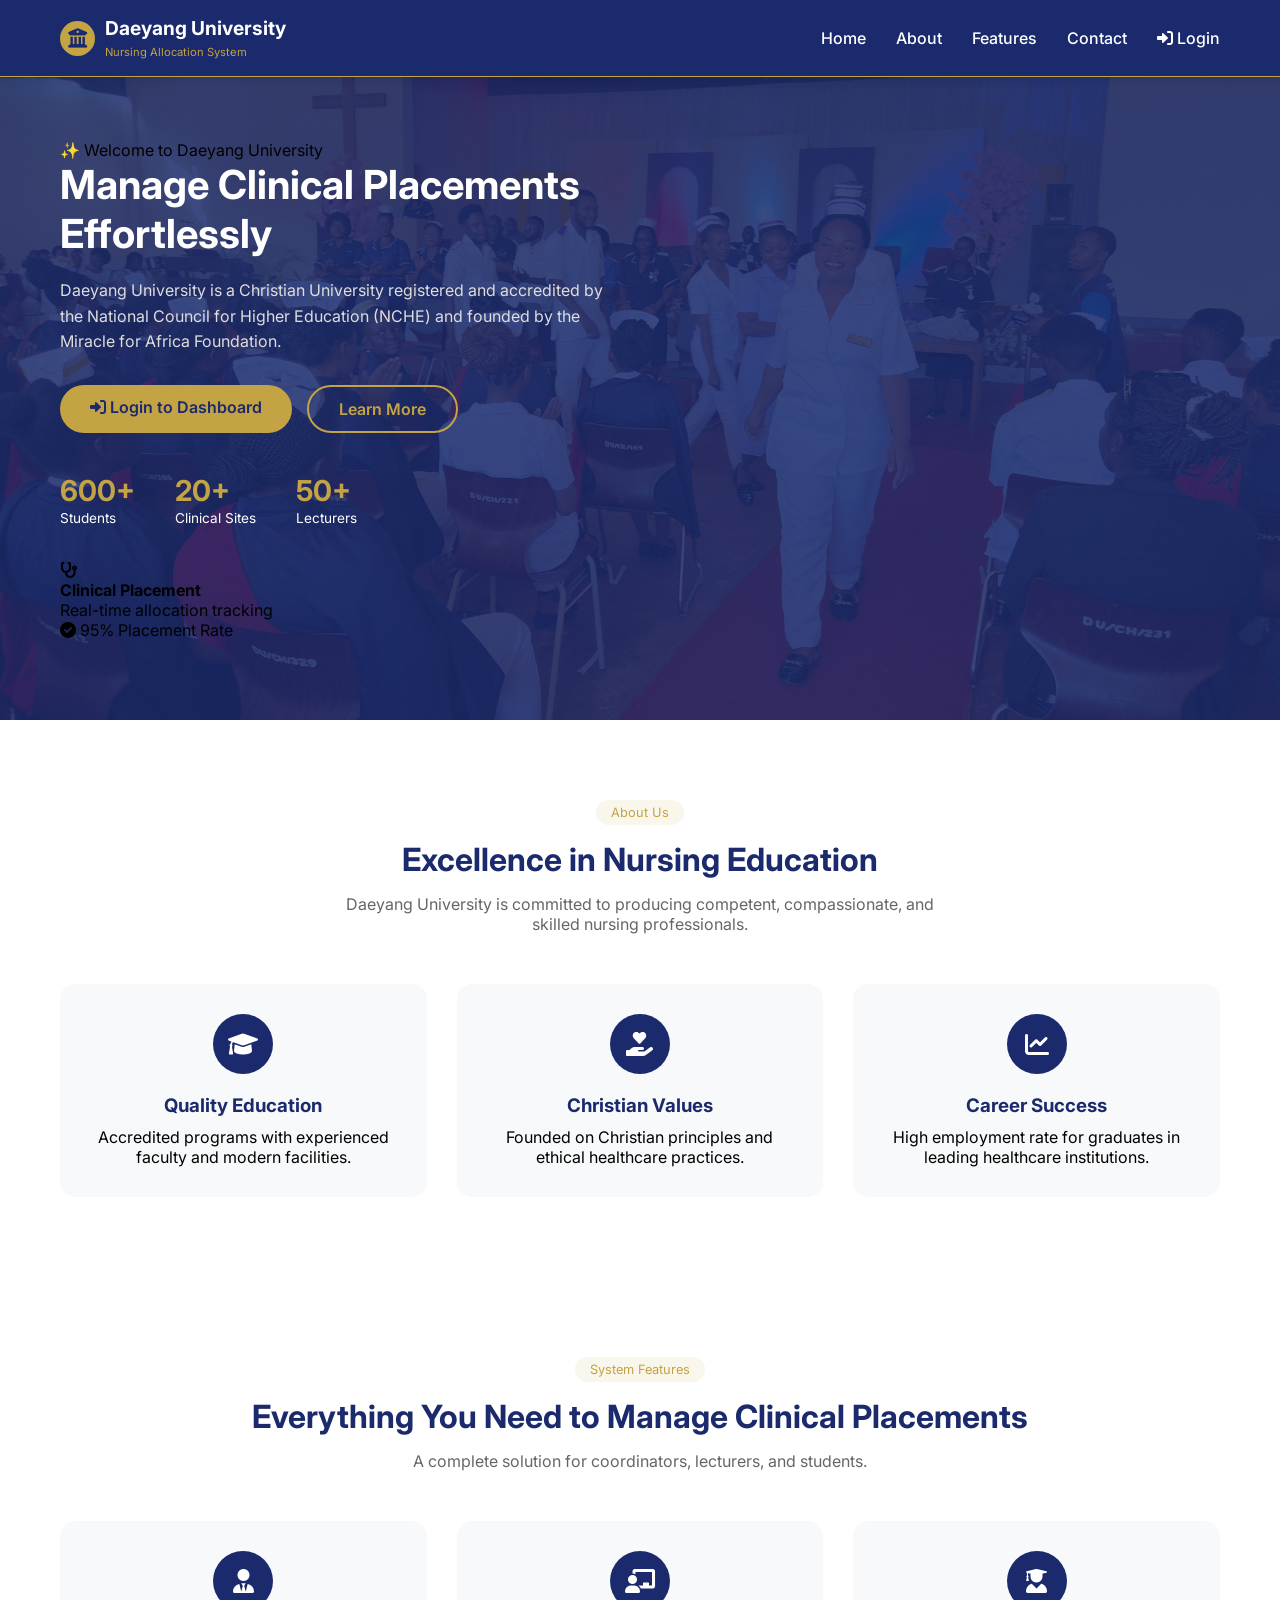
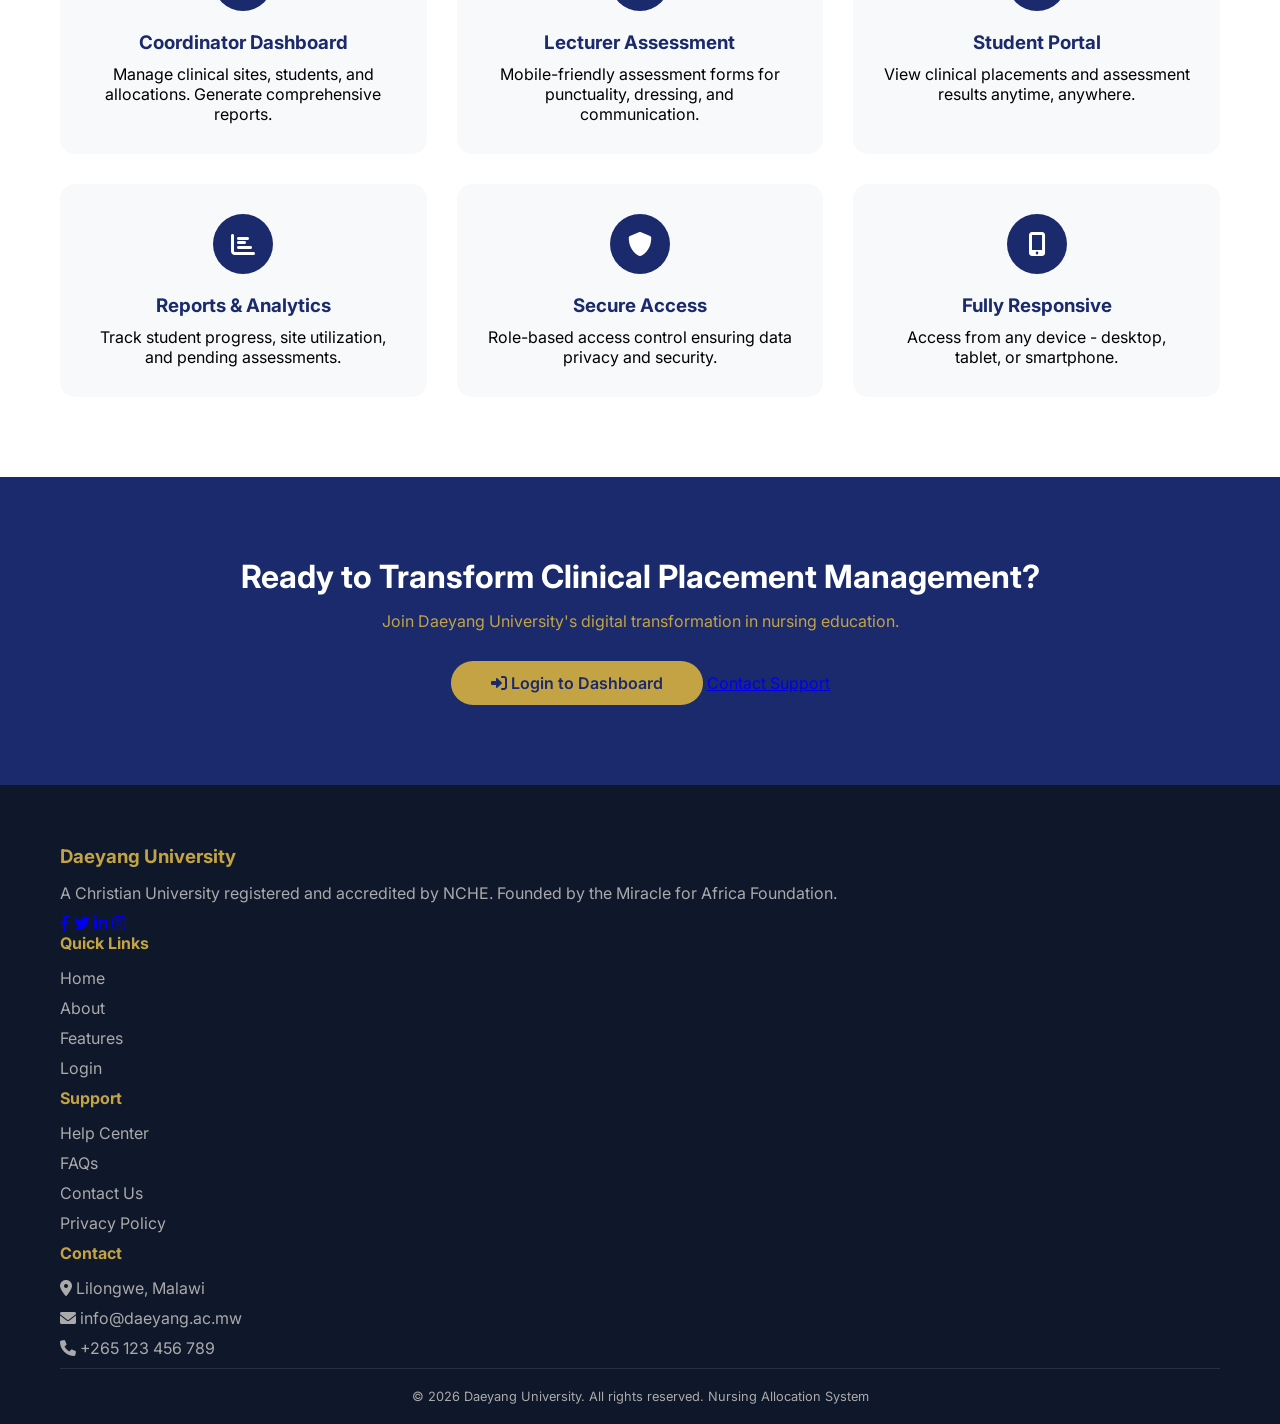
<file: index.html>
<!DOCTYPE html>
<html lang="en">
<head>
    <meta charset="UTF-8">
    <meta name="viewport" content="width=device-width, initial-scale=1.0, user-scalable=yes">
    <title>Daeyang University - Nursing Allocation System</title>
    <link rel="stylesheet" href="css/landing.css">
    <link href="https://fonts.googleapis.com/css2?family=Inter:wght@300;400;500;600;700;800&display=swap" rel="stylesheet">
    <link rel="stylesheet" href="https://cdnjs.cloudflare.com/ajax/libs/font-awesome/6.0.0-beta3/css/all.min.css">
</head>
<body>
    <!-- Navigation -->
    <nav class="navbar">
        <div class="container">
            <div class="nav-brand">
                <div class="brand-icon">
                    <i class="fas fa-university"></i>
                </div>
                <div class="brand-text">
                    <h3>Daeyang University</h3>
                    <span>Nursing Allocation System</span>
                </div>
            </div>
            <div class="nav-menu">
                <a href="#home" class="nav-link">Home</a>
                <a href="#about" class="nav-link">About</a>
                <a href="#features" class="nav-link">Features</a>
                <a href="#contact" class="nav-link">Contact</a>
                <a href="login.php" class="btn-login"><i class="fas fa-sign-in-alt"></i> Login</a>
            </div>
            <div class="mobile-toggle">
                <i class="fas fa-bars"></i>
            </div>
        </div>
    </nav>

    <!-- Hero Section -->
    <section class="hero" id="home">
        <div class="container">
            <div class="hero-grid">
                <div class="hero-content">
                    <div class="hero-badge">
                        <span class="badge-icon">✨</span>
                        <span>Welcome to Daeyang University</span>
                    </div>
                    <h1>Manage Clinical Placements <span class="gradient-text">Effortlessly</span></h1>
                    <p>Daeyang University is a Christian University registered and accredited by the National Council for Higher Education (NCHE) and founded by the Miracle for Africa Foundation.</p>
                    <div class="hero-buttons">
                        <a href="login.php" class="btn btn-primary"><i class="fas fa-sign-in-alt"></i> Login to Dashboard</a>
                        <a href="#features" class="btn btn-outline">Learn More</a>
                    </div>
                    <div class="hero-stats">
                        <div class="stat">
                            <h3>600+</h3>
                            <p>Students</p>
                        </div>
                        <div class="stat">
                            <h3>20+</h3>
                            <p>Clinical Sites</p>
                        </div>
                        <div class="stat">
                            <h3>50+</h3>
                            <p>Lecturers</p>
                        </div>
                    </div>
                </div>
                <div class="hero-image">
                    <div class="image-card">
                        <div class="card-icon">
                            <i class="fas fa-stethoscope"></i>
                        </div>
                        <h4>Clinical Placement</h4>
                        <p>Real-time allocation tracking</p>
                        <div class="card-stats">
                            <div class="stat-item">
                                <i class="fas fa-check-circle"></i>
                                <span>95% Placement Rate</span>
                            </div>
                        </div>
                    </div>
                </div>
            </div>
        </div>
    </section>

    <!-- About Section -->
    <section class="about" id="about">
        <div class="container">
            <div class="section-header">
                <span class="section-tag">About Us</span>
                <h2>Excellence in Nursing Education</h2>
                <p>Daeyang University is committed to producing competent, compassionate, and skilled nursing professionals.</p>
            </div>
            <div class="about-grid">
                <div class="about-card">
                    <div class="about-icon">
                        <i class="fas fa-graduation-cap"></i>
                    </div>
                    <h3>Quality Education</h3>
                    <p>Accredited programs with experienced faculty and modern facilities.</p>
                </div>
                <div class="about-card">
                    <div class="about-icon">
                        <i class="fas fa-hand-holding-heart"></i>
                    </div>
                    <h3>Christian Values</h3>
                    <p>Founded on Christian principles and ethical healthcare practices.</p>
                </div>
                <div class="about-card">
                    <div class="about-icon">
                        <i class="fas fa-chart-line"></i>
                    </div>
                    <h3>Career Success</h3>
                    <p>High employment rate for graduates in leading healthcare institutions.</p>
                </div>
            </div>
        </div>
    </section>

    <!-- Features Section -->
    <section class="features" id="features">
        <div class="container">
            <div class="section-header">
                <span class="section-tag">System Features</span>
                <h2>Everything You Need to Manage Clinical Placements</h2>
                <p>A complete solution for coordinators, lecturers, and students.</p>
            </div>
            <div class="features-grid">
                <div class="feature-card">
                    <div class="feature-icon">
                        <i class="fas fa-user-tie"></i>
                    </div>
                    <h3>Coordinator Dashboard</h3>
                    <p>Manage clinical sites, students, and allocations. Generate comprehensive reports.</p>
                </div>
                <div class="feature-card">
                    <div class="feature-icon">
                        <i class="fas fa-chalkboard-teacher"></i>
                    </div>
                    <h3>Lecturer Assessment</h3>
                    <p>Mobile-friendly assessment forms for punctuality, dressing, and communication.</p>
                </div>
                <div class="feature-card">
                    <div class="feature-icon">
                        <i class="fas fa-user-graduate"></i>
                    </div>
                    <h3>Student Portal</h3>
                    <p>View clinical placements and assessment results anytime, anywhere.</p>
                </div>
                <div class="feature-card">
                    <div class="feature-icon">
                        <i class="fas fa-chart-bar"></i>
                    </div>
                    <h3>Reports & Analytics</h3>
                    <p>Track student progress, site utilization, and pending assessments.</p>
                </div>
                <div class="feature-card">
                    <div class="feature-icon">
                        <i class="fas fa-shield-alt"></i>
                    </div>
                    <h3>Secure Access</h3>
                    <p>Role-based access control ensuring data privacy and security.</p>
                </div>
                <div class="feature-card">
                    <div class="feature-icon">
                        <i class="fas fa-mobile-alt"></i>
                    </div>
                    <h3>Fully Responsive</h3>
                    <p>Access from any device - desktop, tablet, or smartphone.</p>
                </div>
            </div>
        </div>
    </section>

    <!-- CTA Section -->
    <section class="cta">
        <div class="container">
            <div class="cta-content">
                <h2>Ready to Transform Clinical Placement Management?</h2>
                <p>Join Daeyang University's digital transformation in nursing education.</p>
                <div class="cta-buttons">
                    <a href="login.php" class="btn btn-light"><i class="fas fa-sign-in-alt"></i> Login to Dashboard</a>
                    <a href="#contact" class="btn btn-outline-light">Contact Support</a>
                </div>
            </div>
        </div>
    </section>

    <!-- Footer -->
    <footer class="footer">
        <div class="container">
            <div class="footer-grid">
                <div class="footer-about">
                    <h3>Daeyang University</h3>
                    <p>A Christian University registered and accredited by NCHE. Founded by the Miracle for Africa Foundation.</p>
                    <div class="social-links">
                        <a href="#"><i class="fab fa-facebook-f"></i></a>
                        <a href="#"><i class="fab fa-twitter"></i></a>
                        <a href="#"><i class="fab fa-linkedin-in"></i></a>
                        <a href="#"><i class="fab fa-instagram"></i></a>
                    </div>
                </div>
                <div class="footer-links">
                    <h4>Quick Links</h4>
                    <ul>
                        <li><a href="#home">Home</a></li>
                        <li><a href="#about">About</a></li>
                        <li><a href="#features">Features</a></li>
                        <li><a href="login.php">Login</a></li>
                    </ul>
                </div>
                <div class="footer-links">
                    <h4>Support</h4>
                    <ul>
                        <li><a href="#">Help Center</a></li>
                        <li><a href="#">FAQs</a></li>
                        <li><a href="#">Contact Us</a></li>
                        <li><a href="#">Privacy Policy</a></li>
                    </ul>
                </div>
                <div class="footer-contact">
                    <h4>Contact</h4>
                    <p><i class="fas fa-map-marker-alt"></i> Lilongwe, Malawi</p>
                    <p><i class="fas fa-envelope"></i> info@daeyang.ac.mw</p>
                    <p><i class="fas fa-phone"></i> +265 123 456 789</p>
                </div>
            </div>
            <div class="footer-bottom">
                <p>&copy; 2026 Daeyang University. All rights reserved. Nursing Allocation System</p>
            </div>
        </div>
    </footer>

    <script>
        // Mobile menu toggle
        document.querySelector('.mobile-toggle').addEventListener('click', function() {
            document.querySelector('.nav-menu').classList.toggle('active');
        });
    </script>
</body>
</html>
</file>
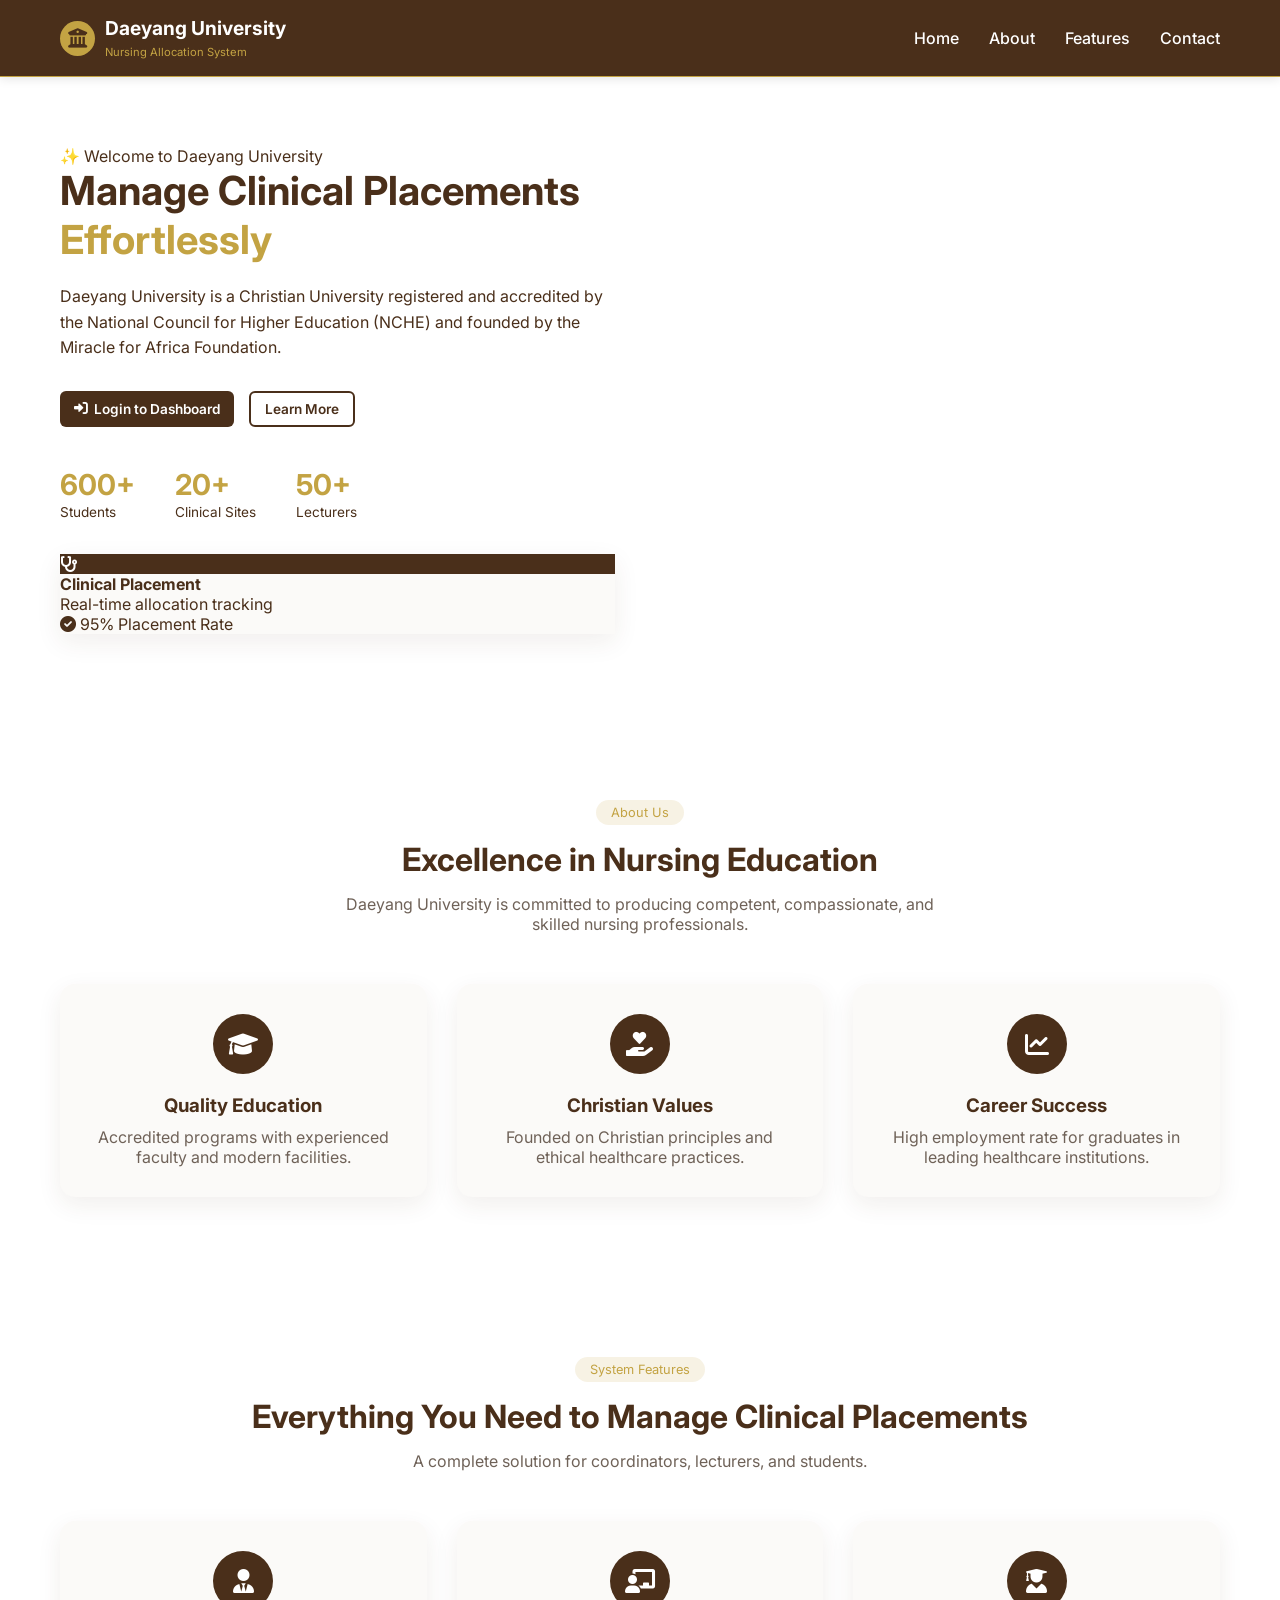
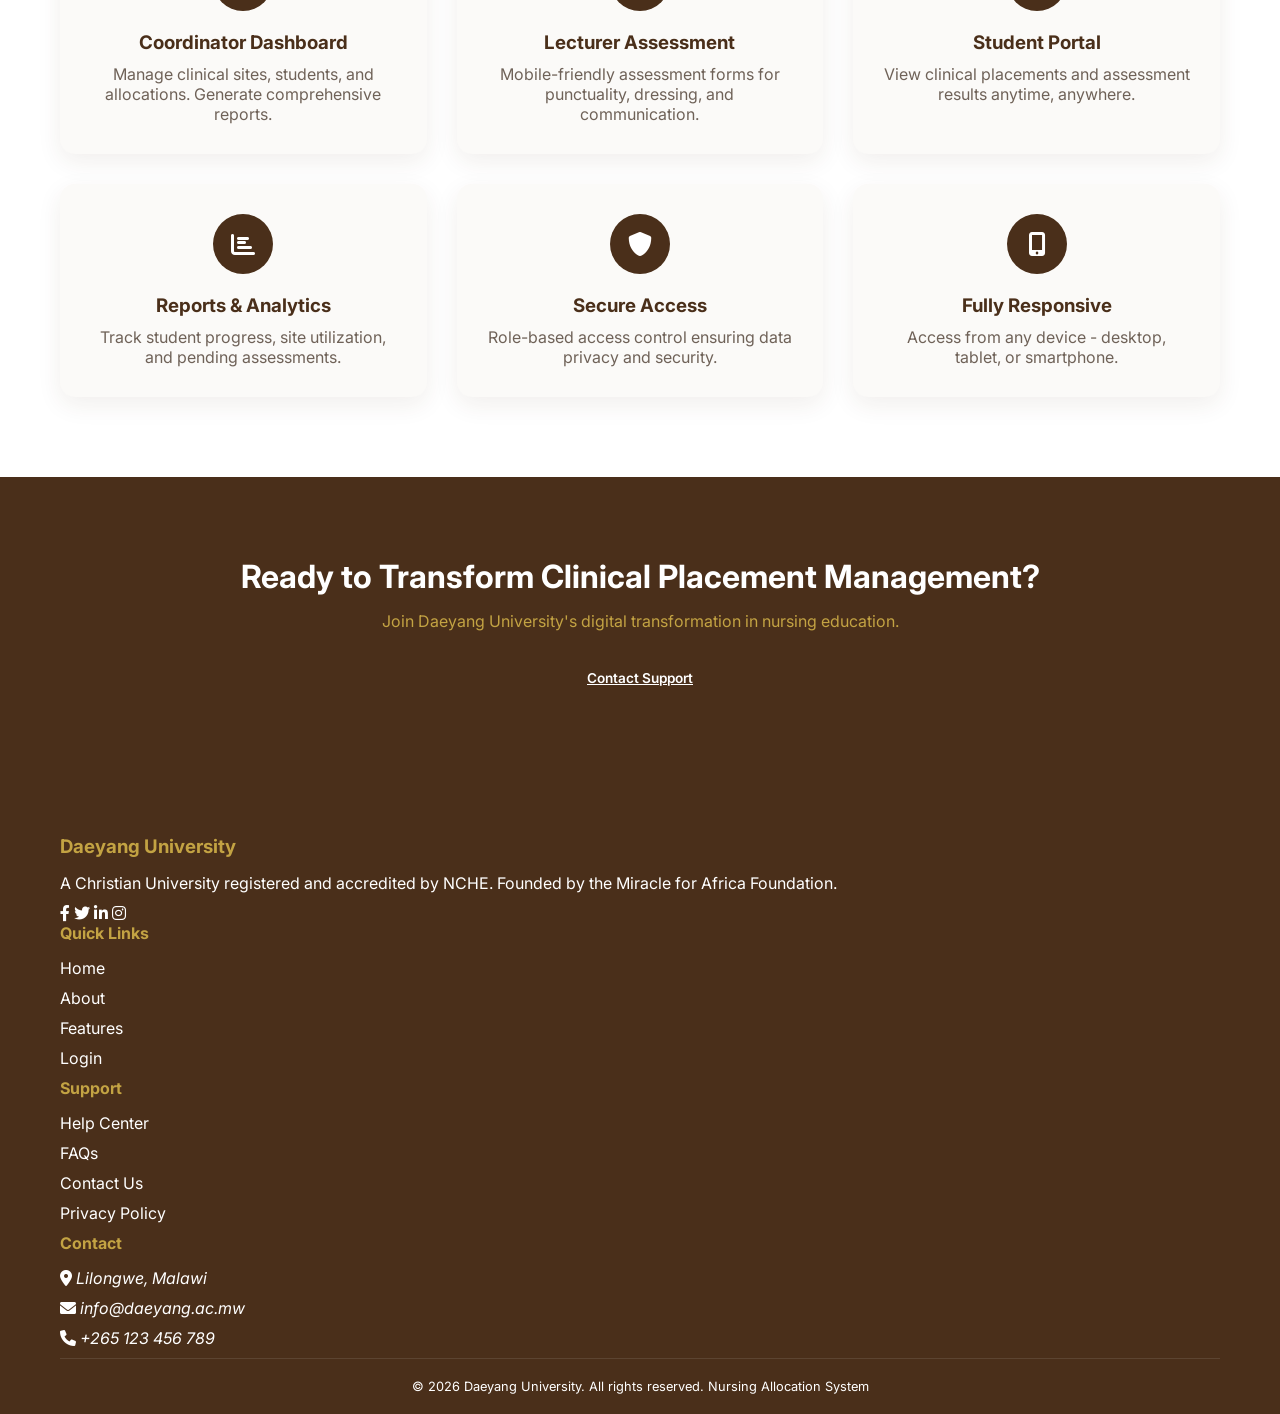
<file: landing.html>
<!DOCTYPE html>
<html lang="en">
<head>
    <meta charset="UTF-8">
    <meta name="viewport" content="width=device-width, initial-scale=1.0, user-scalable=yes">
    <title>Daeyang University - Nursing Allocation System</title>
    <link rel="stylesheet" href="css/landing.css">
    <link href="https://fonts.googleapis.com/css2?family=Inter:wght@300;400;500;600;700;800&display=swap" rel="stylesheet">
    <link rel="stylesheet" href="https://cdnjs.cloudflare.com/ajax/libs/font-awesome/6.0.0-beta3/css/all.min.css">
    <link rel="stylesheet" href="css/theme.css">
</head>
<body>
    <!-- Navigation -->
    <nav class="navbar">
        <div class="container">
            <div class="nav-brand">
                <div class="brand-icon" aria-hidden="true">
                    <i class="fas fa-university" aria-hidden="true"></i>
                </div>
                <div class="brand-text">
                    <h3>Daeyang University</h3>
                    <span>Nursing Allocation System</span>
                </div>
            </div>
            <div class="nav-menu" role="menubar">
                <a href="#home" class="nav-link" role="menuitem">Home</a>
                <a href="#about" class="nav-link" role="menuitem">About</a>
                <a href="#features" class="nav-link" role="menuitem">Features</a>
                <a href="#contact" class="nav-link" role="menuitem">Contact</a>
            </div>
            <div class="mobile-toggle" role="button" tabindex="0" aria-label="Toggle navigation menu">
                <i class="fas fa-bars" aria-hidden="true"></i>
            </div>
        </div>
    </nav>

    <!-- Hero Section -->
    <section class="hero" id="home" aria-labelledby="hero-heading">
        <div class="container">
            <div class="hero-grid">
                <div class="hero-content">
                    <div class="hero-badge">
                        <span class="badge-icon" aria-hidden="true">✨</span>
                        <span>Welcome to Daeyang University</span>
                    </div>
                    <h1 id="hero-heading">Manage Clinical Placements <span class="gradient-text">Effortlessly</span></h1>
                    <p>Daeyang University is a Christian University registered and accredited by the National Council for Higher Education (NCHE) and founded by the Miracle for Africa Foundation.</p>
                    <div class="hero-buttons">
                        <a href="login.php" class="btn btn-primary"><i class="fas fa-sign-in-alt" aria-hidden="true"></i> Login to Dashboard</a>
                        <a href="#features" class="btn btn-outline">Learn More</a>
                    </div>
                    <div class="hero-stats">
                        <div class="stat">
                            <h3>600+</h3>
                            <p>Students</p>
                        </div>
                        <div class="stat">
                            <h3>20+</h3>
                            <p>Clinical Sites</p>
                        </div>
                        <div class="stat">
                            <h3>50+</h3>
                            <p>Lecturers</p>
                        </div>
                    </div>
                </div>
                <div class="hero-image">
                    <div class="image-card">
                        <div class="card-icon" aria-hidden="true">
                            <i class="fas fa-stethoscope" aria-hidden="true"></i>
                        </div>
                        <h4>Clinical Placement</h4>
                        <p>Real-time allocation tracking</p>
                        <div class="card-stats">
                            <div class="stat-item">
                                <i class="fas fa-check-circle" aria-hidden="true"></i>
                                <span>95% Placement Rate</span>
                            </div>
                        </div>
                    </div>
                </div>
            </div>
        </div>
    </section>

    <!-- About Section -->
    <section class="about" id="about" aria-labelledby="about-heading">
        <div class="container">
            <div class="section-header">
                <span class="section-tag">About Us</span>
                <h2 id="about-heading">Excellence in Nursing Education</h2>
                <p>Daeyang University is committed to producing competent, compassionate, and skilled nursing professionals.</p>
            </div>
            <div class="about-grid">
                <div class="about-card">
                    <div class="about-icon" aria-hidden="true">
                        <i class="fas fa-graduation-cap" aria-hidden="true"></i>
                    </div>
                    <h3>Quality Education</h3>
                    <p>Accredited programs with experienced faculty and modern facilities.</p>
                </div>
                <div class="about-card">
                    <div class="about-icon" aria-hidden="true">
                        <i class="fas fa-hand-holding-heart" aria-hidden="true"></i>
                    </div>
                    <h3>Christian Values</h3>
                    <p>Founded on Christian principles and ethical healthcare practices.</p>
                </div>
                <div class="about-card">
                    <div class="about-icon" aria-hidden="true">
                        <i class="fas fa-chart-line" aria-hidden="true"></i>
                    </div>
                    <h3>Career Success</h3>
                    <p>High employment rate for graduates in leading healthcare institutions.</p>
                </div>
            </div>
        </div>
    </section>

    <!-- Features Section -->
    <section class="features" id="features" aria-labelledby="features-heading">
        <div class="container">
            <div class="section-header">
                <span class="section-tag">System Features</span>
                <h2 id="features-heading">Everything You Need to Manage Clinical Placements</h2>
                <p>A complete solution for coordinators, lecturers, and students.</p>
            </div>
            <div class="features-grid">
                <div class="feature-card">
                    <div class="feature-icon" aria-hidden="true">
                        <i class="fas fa-user-tie" aria-hidden="true"></i>
                    </div>
                    <h3>Coordinator Dashboard</h3>
                    <p>Manage clinical sites, students, and allocations. Generate comprehensive reports.</p>
                </div>
                <div class="feature-card">
                    <div class="feature-icon" aria-hidden="true">
                        <i class="fas fa-chalkboard-teacher" aria-hidden="true"></i>
                    </div>
                    <h3>Lecturer Assessment</h3>
                    <p>Mobile-friendly assessment forms for punctuality, dressing, and communication.</p>
                </div>
                <div class="feature-card">
                    <div class="feature-icon" aria-hidden="true">
                        <i class="fas fa-user-graduate" aria-hidden="true"></i>
                    </div>
                    <h3>Student Portal</h3>
                    <p>View clinical placements and assessment results anytime, anywhere.</p>
                </div>
                <div class="feature-card">
                    <div class="feature-icon" aria-hidden="true">
                        <i class="fas fa-chart-bar" aria-hidden="true"></i>
                    </div>
                    <h3>Reports & Analytics</h3>
                    <p>Track student progress, site utilization, and pending assessments.</p>
                </div>
                <div class="feature-card">
                    <div class="feature-icon" aria-hidden="true">
                        <i class="fas fa-shield-alt" aria-hidden="true"></i>
                    </div>
                    <h3>Secure Access</h3>
                    <p>Role-based access control ensuring data privacy and security.</p>
                </div>
                <div class="feature-card">
                    <div class="feature-icon" aria-hidden="true">
                        <i class="fas fa-mobile-alt" aria-hidden="true"></i>
                    </div>
                    <h3>Fully Responsive</h3>
                    <p>Access from any device - desktop, tablet, or smartphone.</p>
                </div>
            </div>
        </div>
    </section>

    <!-- CTA Section -->
    <section class="cta" aria-labelledby="cta-heading">
        <div class="container">
            <div class="cta-content">
                <h2 id="cta-heading">Ready to Transform Clinical Placement Management?</h2>
                <p>Join Daeyang University's digital transformation in nursing education.</p>
                <div class="cta-buttons">
                    <a href="#contact" class="btn btn-outline-light">Contact Support</a>
                </div>
            </div>
        </div>
    </section>

    <!-- Footer -->
    <footer class="footer" id="contact">
        <div class="container">
            <div class="footer-grid">
                <div class="footer-about">
                    <h3>Daeyang University</h3>
                    <p>A Christian University registered and accredited by NCHE. Founded by the Miracle for Africa Foundation.</p>
                    <div class="social-links">
                        <a href="#" aria-label="Facebook"><i class="fab fa-facebook-f" aria-hidden="true"></i></a>
                        <a href="#" aria-label="Twitter"><i class="fab fa-twitter" aria-hidden="true"></i></a>
                        <a href="#" aria-label="LinkedIn"><i class="fab fa-linkedin-in" aria-hidden="true"></i></a>
                        <a href="#" aria-label="Instagram"><i class="fab fa-instagram" aria-hidden="true"></i></a>
                    </div>
                </div>
                <div class="footer-links">
                    <h4>Quick Links</h4>
                    <ul>
                        <li><a href="#home">Home</a></li>
                        <li><a href="#about">About</a></li>
                        <li><a href="#features">Features</a></li>
                        <li><a href="login.php">Login</a></li>
                    </ul>
                </div>
                <div class="footer-links">
                    <h4>Support</h4>
                    <ul>
                        <li><a href="#">Help Center</a></li>
                        <li><a href="#">FAQs</a></li>
                        <li><a href="#">Contact Us</a></li>
                        <li><a href="#">Privacy Policy</a></li>
                    </ul>
                </div>
                <div class="footer-contact">
                    <h4>Contact</h4>
                    <address>
                        <p><i class="fas fa-map-marker-alt" aria-hidden="true"></i> Lilongwe, Malawi</p>
                        <p><i class="fas fa-envelope" aria-hidden="true"></i> info@daeyang.ac.mw</p>
                        <p><i class="fas fa-phone" aria-hidden="true"></i> +265 123 456 789</p>
                    </address>
                </div>
            </div>
            <div class="footer-bottom">
                <p>&copy; 2026 Daeyang University. All rights reserved. Nursing Allocation System</p>
            </div>
        </div>
    </footer>

    <script>
        document.querySelector('.mobile-toggle').addEventListener('click', function() {
            document.querySelector('.nav-menu').classList.toggle('active');
        });
    </script>
</body>
</html>
</file>
<file: css/landing.css>
/* ============================================
   DAEYANG UNIVERSITY - NURSING LANDING PAGE
   NAVY & GOLD THEME
   ============================================ */

* {
    margin: 0;
    padding: 0;
    box-sizing: border-box;
}

body {
    font-family: 'Inter', 'Segoe UI', Tahoma, Geneva, Verdana, sans-serif;
    background: white;
    min-height: 100vh;
}

.container {
    max-width: 1200px;
    margin: 0 auto;
    padding: 0 20px;
}

/* Navigation */
.navbar {
    background: #1a2a6c;
    padding: 1rem 0;
    position: fixed;
    top: 0;
    width: 100%;
    z-index: 1000;
    box-shadow: 0 2px 10px rgba(0,0,0,0.1);
    border-bottom: 1px solid #c3a343;
}

.navbar .container {
    display: flex;
    justify-content: space-between;
    align-items: center;
}

.nav-brand {
    display: flex;
    align-items: center;
    gap: 10px;
}

.brand-icon {
    width: 35px;
    height: 35px;
    background: #c3a343;
    border-radius: 50%;
    display: flex;
    align-items: center;
    justify-content: center;
    color: #1a2a6c;
    font-size: 1.2rem;
}

.brand-text h3 {
    color: white;
    font-size: 1.2rem;
}

.brand-text span {
    color: #c3a343;
    font-size: 0.7rem;
}

.nav-menu {
    display: flex;
    gap: 30px;
    align-items: center;
}

.nav-menu a {
    color: white;
    text-decoration: none;
    font-weight: 500;
}

.nav-menu a:hover {
    color: #c3a343;
}

.mobile-toggle {
    display: none;
    font-size: 1.5rem;
    cursor: pointer;
    color: white;
}

/* Hero Section with Background Image */
.hero {
    padding: 120px 0 60px;
    min-height: 80vh;
    display: flex;
    align-items: center;
    position: relative;
    background: url('../images/background.jpg') center/cover no-repeat;
}

/* Dark overlay to make text readable - Navy overlay */
.hero::before {
    content: '';
    position: absolute;
    top: 0;
    left: 0;
    width: 100%;
    height: 100%;
    background: rgba(26, 42, 108, 0.85);
    z-index: 0;
}

.hero .container {
    position: relative;
    z-index: 1;
}

.hero .container {
    display: grid;
    grid-template-columns: 1fr 1fr;
    gap: 50px;
    align-items: center;
}

.hero-content h1 {
    font-size: 2.5rem;
    color: white;
    margin-bottom: 20px;
}

.hero-content .highlight {
    color: #c3a343;
}

.hero-content p {
    color: #ddd;
    line-height: 1.6;
    margin-bottom: 30px;
}

.hero-buttons {
    display: flex;
    gap: 15px;
    margin-bottom: 40px;
}

.btn-primary {
    background: #c3a343;
    color: #1a2a6c;
    padding: 12px 30px;
    border-radius: 40px;
    text-decoration: none;
    font-weight: 600;
    display: inline-block;
}

.btn-primary:hover {
    background: #d4b353;
    transform: translateY(-2px);
}

.btn-outline {
    border: 2px solid #c3a343;
    color: #c3a343;
    padding: 12px 30px;
    border-radius: 40px;
    text-decoration: none;
    font-weight: 600;
    display: inline-block;
}

.btn-outline:hover {
    background: #c3a343;
    color: #1a2a6c;
}

.hero-stats {
    display: flex;
    gap: 40px;
}

.stat h3 {
    font-size: 1.8rem;
    color: #c3a343;
}

.stat p {
    color: white;
    font-size: 0.85rem;
}

.image-placeholder {
    width: 300px;
    height: 300px;
    background: rgba(255,255,255,0.1);
    border-radius: 20px;
    display: flex;
    align-items: center;
    justify-content: center;
    font-size: 5rem;
    color: white;
    backdrop-filter: blur(5px);
    border: 1px solid rgba(255,255,255,0.2);
}

/* About Section */
.about, .features, .partners, .cta {
    padding: 80px 0;
}

.section-header {
    text-align: center;
    margin-bottom: 50px;
}

.section-tag {
    display: inline-block;
    background: rgba(195, 163, 67, 0.1);
    color: #c3a343;
    padding: 5px 15px;
    border-radius: 30px;
    font-size: 0.8rem;
    margin-bottom: 15px;
}

.section-header h2 {
    font-size: 2rem;
    color: #1a2a6c;
    margin-bottom: 15px;
}

.section-header p {
    color: #666;
    max-width: 600px;
    margin: 0 auto;
}

.about-grid, .features-grid {
    display: grid;
    grid-template-columns: repeat(auto-fit, minmax(300px, 1fr));
    gap: 30px;
}

.about-card, .feature-card {
    padding: 30px;
    background: #f8f9fa;
    border-radius: 15px;
    transition: transform 0.3s;
    text-align: center;
}

.about-card:hover, .feature-card:hover {
    transform: translateY(-5px);
}

.about-icon, .feature-icon {
    width: 60px;
    height: 60px;
    background: #1a2a6c;
    border-radius: 50%;
    display: flex;
    align-items: center;
    justify-content: center;
    margin: 0 auto 20px;
    font-size: 1.5rem;
    color: white;
}

.about-card h3, .feature-card h3 {
    color: #1a2a6c;
    margin-bottom: 10px;
}

/* Partners Section */
.partners {
    background: #f8f9fa;
}

.partners-grid {
    display: grid;
    grid-template-columns: repeat(auto-fit, minmax(200px, 1fr));
    gap: 30px;
    text-align: center;
}

.partner-card {
    padding: 25px;
    background: white;
    border-radius: 15px;
    transition: transform 0.3s;
}

.partner-card:hover {
    transform: translateY(-5px);
}

.partner-card i {
    font-size: 2.5rem;
    color: #1a2a6c;
    margin-bottom: 15px;
}

.partner-card h4 {
    color: #1a2a6c;
    margin-bottom: 5px;
}

.partner-card p {
    color: #666;
    font-size: 0.85rem;
}

/* CTA Section */
.cta {
    background: #1a2a6c;
    text-align: center;
}

.cta-content h2 {
    color: white;
    font-size: 2rem;
    margin-bottom: 15px;
}

.cta-content p {
    color: #c3a343;
    margin-bottom: 30px;
}

.btn-light {
    background: #c3a343;
    color: #1a2a6c;
    padding: 12px 40px;
    border-radius: 40px;
    text-decoration: none;
    font-weight: 600;
    display: inline-block;
}

.btn-light:hover {
    background: #d4b353;
}

/* Footer */
.footer {
    background: #0f172a;
    padding: 60px 0 20px;
    color: white;
}

.footer-content {
    display: grid;
    grid-template-columns: repeat(auto-fit, minmax(250px, 1fr));
    gap: 40px;
    margin-bottom: 40px;
}

.footer-about h3, .footer-links h4, .footer-contact h4 {
    margin-bottom: 15px;
    color: #c3a343;
}

.footer-about p {
    color: #aaa;
    margin-bottom: 10px;
}

.footer-links ul {
    list-style: none;
}

.footer-links ul li {
    margin-bottom: 10px;
}

.footer-links ul li a {
    color: #aaa;
    text-decoration: none;
}

.footer-links ul li a:hover {
    color: #c3a343;
}

.footer-contact p {
    color: #aaa;
    margin-bottom: 10px;
}

.footer-bottom {
    text-align: center;
    padding-top: 20px;
    border-top: 1px solid rgba(255,255,255,0.1);
    color: #aaa;
    font-size: 0.8rem;
}

/* Responsive */
.page-loader {
    position: fixed;
    inset: 0;
    background: rgba(0, 0, 0, 0.65);
    display: flex;
    align-items: center;
    justify-content: center;
    z-index: 2000;
    opacity: 0;
    pointer-events: none;
    transition: opacity 0.25s ease;
}

.page-loader.visible {
    opacity: 1;
    pointer-events: auto;
}

.page-loader .loader {
    text-align: center;
    color: #fff;
}

.page-loader .spinner {
    width: 60px;
    height: 60px;
    border: 6px solid rgba(255, 255, 255, 0.2);
    border-top-color: #c3a343;
    border-radius: 50%;
    animation: spin 1s linear infinite;
    margin: 0 auto 15px;
}

.page-loader .loader p {
    font-size: 1rem;
    letter-spacing: 0.02em;
}

@keyframes spin {
    to { transform: rotate(360deg); }
}

/* Responsive */
@media (max-width: 768px) {
    .mobile-toggle {
        display: block;
    }
    
    .nav-menu {
        display: none;
        position: absolute;
        top: 70px;
        left: 0;
        width: 100%;
        background: #1a2a6c;
        flex-direction: column;
        padding: 20px;
    }
    
    .nav-menu.active {
        display: flex;
    }
    
    .hero .container {
        grid-template-columns: 1fr;
        text-align: center;
    }
    
    .hero-content h1 {
        font-size: 1.8rem;
    }
    
    .hero-buttons, .hero-stats {
        justify-content: center;
    }
    
    .features-grid, .about-grid, .partners-grid {
        grid-template-columns: 1fr;
    }
}
</file>
<file: css/theme.css>
/* ============================================
   DAEYANG UNIVERSITY - WHITE & BROWN THEME
   Loaded after page-level styles to keep the UI consistent.
   ============================================ */

:root {
    --du-bg: #ffffff;
    --du-surface: #fbfaf8;
    --du-surface-strong: #f5f1eb;
    --du-brown: #4a2f1a;
    --du-brown-soft: #654321;
    --du-text: #4a2f1a;
    --du-muted: #6f6258;
    --du-gold: #c3a343;
    --du-border: #eadfce;
    --du-shadow: 0 8px 24px rgba(74, 47, 26, 0.08);
}

html,
body {
    background: var(--du-bg) !important;
    background-image: none !important;
    color: var(--du-text) !important;
}

body::before {
    display: none !important;
}

body,
input,
select,
textarea,
button {
    font-family: 'Inter', 'Segoe UI', Tahoma, Geneva, Verdana, sans-serif;
}

h1,
h2,
h3,
h4,
h5,
h6,
label,
strong,
.card h2,
.card h3,
.card h4,
.section-header h2,
.about-card h3,
.feature-card h3,
.partner-card h4,
.site-name,
.stat-number,
.notification-title,
.info-label,
.final-grade-score,
.upload-area h3 {
    color: var(--du-text) !important;
}

p,
td,
.stat-label,
.site-capacity,
.welcome-card p,
.section-header p,
.partner-card p,
.notification-message,
.notification-time,
.info-value,
.result-date,
.score-label,
.comments-label,
.no-data,
.upload-area p {
    color: var(--du-muted) !important;
}

a {
    color: var(--du-brown) !important;
}

/* Header and navigation */
.header,
.dashboard-header,
.navbar,
.dropdown-header,
.modal-header,
.footer,
.cta {
    background: var(--du-brown) !important;
    color: #ffffff !important;
    border-color: var(--du-gold) !important;
}

.header h1,
.dashboard-header h1,
.header .user-info span,
.dashboard-header .user-info span,
.brand-text h3,
.nav-menu a,
.dropdown-header h4,
.modal-header h3,
.footer h3,
.footer h4,
.footer p,
.footer a,
.cta h2 {
    color: #ffffff !important;
}

.brand-text span,
.brand-icon,
.bell-icon,
.dropdown-header a,
.footer-about h3,
.footer-links h4,
.footer-contact h4,
.footer-links ul li a:hover,
.nav-menu a:hover,
.mobile-toggle {
    color: var(--du-gold) !important;
}

.nav-menu .btn-login {
    background: var(--du-gold) !important;
    color: var(--du-brown) !important;
    padding: 8px 16px;
    border-radius: 30px;
}

.brand-icon {
    background: var(--du-gold) !important;
    color: var(--du-brown) !important;
}

.nav-tabs {
    background: var(--du-surface-strong) !important;
    border-bottom: 1px solid var(--du-border) !important;
    box-shadow: 0 3px 12px rgba(74, 47, 26, 0.05);
    align-items: center;
    overflow-x: auto;
    overflow-y: visible;
    scrollbar-width: thin;
}

.nav-tab {
    color: var(--du-brown) !important;
    background: transparent !important;
    flex: 0 0 auto;
}

.nav-tab:hover {
    background: #efe7dc !important;
    color: var(--du-brown) !important;
}

.nav-tab.active {
    background: var(--du-brown) !important;
    color: #ffffff !important;
    border-bottom-color: var(--du-gold) !important;
}

/* Cards and content surfaces */
.container,
.dashboard-container {
    background: transparent !important;
}

.card,
.welcome-card,
.action-bar,
.stat-card,
.stat-box,
.site-card,
.student-card,
.result-item,
.info-box,
.final-grade-card,
.assigned-site-info,
.manual-role-div,
.upload-area,
.notification-dropdown,
.modal-content,
.login-card,
.about-card,
.feature-card,
.partner-card,
.image-card,
.student-info-card,
.edit-profile-form,
.score,
.info-card,
.scores-card,
.comments-card {
    background: var(--du-surface) !important;
    color: var(--du-text) !important;
    border-color: var(--du-border) !important;
    box-shadow: var(--du-shadow) !important;
}

.card,
.welcome-card,
.modal-content,
.login-card {
    border: 1px solid var(--du-border) !important;
}

.card h2,
.welcome-card,
.student-card,
.result-item,
.info-box,
.assigned-site-info,
.manual-role-div,
.upload-area,
.student-info-card,
.final-grade-card {
    border-left-color: var(--du-gold) !important;
    border-bottom-color: var(--du-gold) !important;
}

.about-icon,
.feature-icon,
.card-icon {
    background: var(--du-brown) !important;
    color: #ffffff !important;
}

.section-tag {
    background: rgba(195, 163, 67, 0.14) !important;
    color: var(--du-gold) !important;
}

/* Buttons */
.btn-primary,
.btn-secondary,
.btn-template,
.btn-light,
.btn-outline,
.btn-outline-light,
.btn-view,
.btn-save,
.btn-cancel,
.btn-signin,
.btn-upload,
.btn-back,
.btn-logout {
    display: inline-flex !important;
    align-items: center;
    justify-content: center;
    gap: 6px;
    width: auto !important;
    max-width: 100%;
    min-height: 34px;
    padding: 8px 14px !important;
    border-radius: 6px !important;
    font-size: 0.85rem !important;
    line-height: 1.2;
    font-weight: 600;
    white-space: nowrap;
}

.btn-delete,
.btn-danger,
.btn-archive-student {
    min-height: 28px;
    padding: 5px 10px !important;
    border-radius: 5px !important;
    font-size: 0.75rem !important;
    line-height: 1.2;
}

.nav-tab {
    padding: 10px 16px !important;
    font-size: 0.88rem !important;
    line-height: 1.2;
}

.nav-menu .btn-login {
    padding: 7px 13px !important;
    font-size: 0.84rem !important;
}

.btn-primary,
.btn-view,
.btn-save,
.btn-signin,
.btn-upload,
.btn-back {
    background: var(--du-brown) !important;
    color: #ffffff !important;
    border-color: var(--du-brown) !important;
}

.btn-primary:hover,
.btn-view:hover,
.btn-save:hover,
.btn-signin:hover,
.btn-upload:hover,
.btn-back:hover {
    background: var(--du-brown-soft) !important;
    color: #ffffff !important;
}

.btn-secondary,
.btn-template,
.btn-light,
.role-badge {
    background: var(--du-gold) !important;
    color: var(--du-brown) !important;
}

.btn-outline,
.btn-outline-light {
    background: transparent !important;
    border-color: var(--du-brown) !important;
    color: var(--du-brown) !important;
}

.btn-outline:hover,
.btn-outline-light:hover {
    background: var(--du-brown) !important;
    color: #ffffff !important;
}

.cta .btn-outline-light {
    border-color: #ffffff !important;
    color: #ffffff !important;
}

.cta .btn-outline-light:hover {
    background: #ffffff !important;
    color: var(--du-brown) !important;
}

.btn-logout {
    background: rgba(255, 255, 255, 0.14) !important;
    color: #ffffff !important;
    border: 1px solid rgba(255, 255, 255, 0.25) !important;
}

.btn-cancel {
    background: #eee7dc !important;
    color: var(--du-brown) !important;
}

/* Forms */
input,
select,
textarea {
    background: #ffffff !important;
    color: var(--du-text) !important;
    border-color: #d8c7b4 !important;
}

input:focus,
select:focus,
textarea:focus,
.score-input:focus {
    border-color: var(--du-gold) !important;
    box-shadow: 0 0 0 3px rgba(195, 163, 67, 0.16) !important;
}

::placeholder {
    color: #9a8c80 !important;
}

/* Tables */
.data-table th,
.history-table th {
    background: var(--du-brown) !important;
    color: #ffffff !important;
}

.data-table tr:hover,
.history-table tr:hover,
.notification-item:hover {
    background: var(--du-surface-strong) !important;
}

.data-table td,
.history-table td {
    border-bottom-color: var(--du-border) !important;
}

/* Landing page */
.hero {
    background: var(--du-bg) !important;
    color: var(--du-text) !important;
}

.hero::before {
    display: none !important;
}

.hero-content h1,
.hero-content p,
.hero-stats .stat p,
.hero-badge,
.image-card h4,
.image-card p,
.stat-item span {
    color: var(--du-text) !important;
}

.gradient-text,
.hero-content .highlight,
.stat h3,
.final-grade-letter {
    color: var(--du-gold) !important;
}

.partners {
    background: var(--du-surface) !important;
}

.cta p {
    color: var(--du-gold) !important;
}

/* Status messages keep their semantic colors. */
.success-msg,
.success,
.badge-success,
.badge-marked,
.score-high {
    color: #155724 !important;
}

.error-msg,
.error,
.score-low {
    color: #721c24 !important;
}

.warning-msg,
.badge-warning,
.badge-unmarked,
.score-medium {
    color: #856404 !important;
}

@media (max-width: 768px) {
    .nav-menu.active {
        background: var(--du-brown) !important;
    }
}

.page-loader {
    position: fixed;
    inset: 0;
    background: rgba(0, 0, 0, 0.65);
    display: flex;
    align-items: center;
    justify-content: center;
    z-index: 2000;
    opacity: 0;
    pointer-events: none;
    transition: opacity 0.25s ease;
}

.page-loader.visible {
    opacity: 1;
    pointer-events: auto;
}

.page-loader .loader {
    text-align: center;
    color: #fff;
}

.page-loader .spinner {
    width: 60px;
    height: 60px;
    border: 6px solid rgba(255, 255, 255, 0.2);
    border-top-color: var(--du-gold);
    border-radius: 50%;
    animation: spin 1s linear infinite;
    margin: 0 auto 15px;
}

.page-loader .loader p {
    font-size: 1rem;
    letter-spacing: 0.02em;
}

@keyframes spin {
    to { transform: rotate(360deg); }
}
</file>
